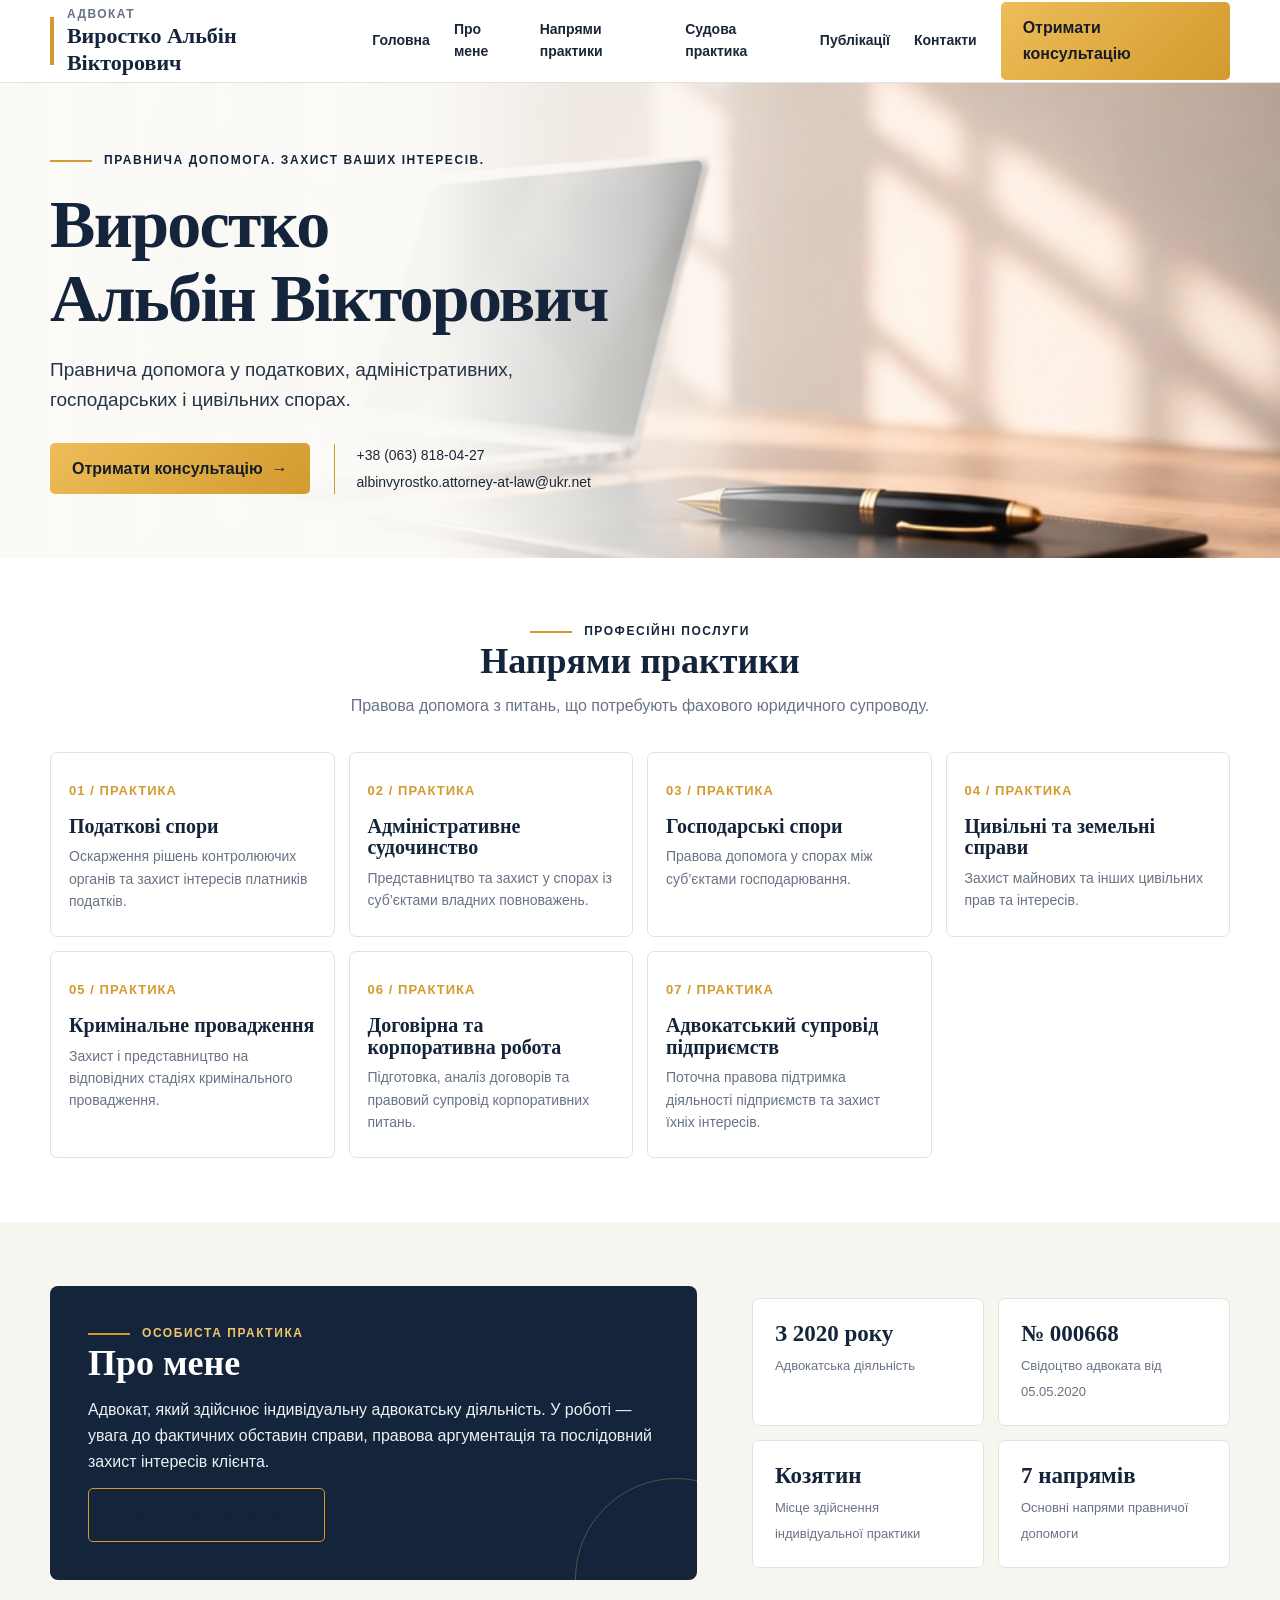
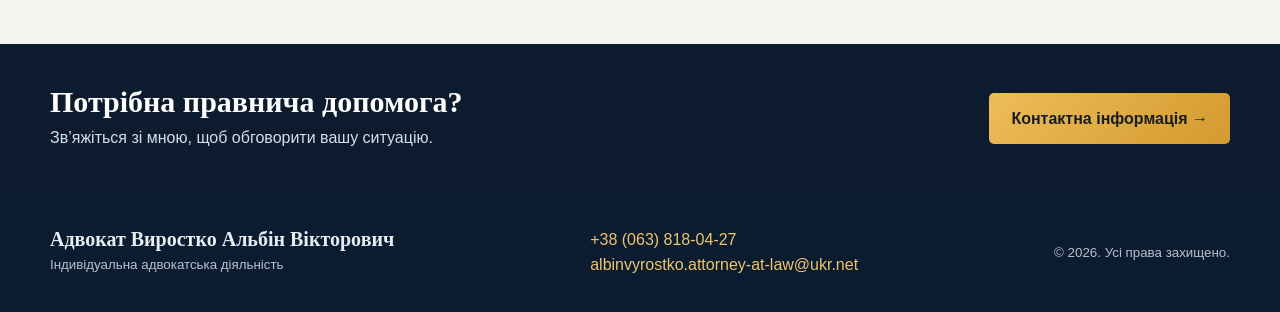
<file: index.html>
<!doctype html><html lang="uk"><head><meta charset="utf-8"><meta name="viewport" content="width=device-width, initial-scale=1"><meta name="description" content="Адвокат Виростко Альбін Вікторович. Правнича допомога у податкових, адміністративних, господарських і цивільних спорах."><title>Головна | Адвокат Виростко Альбін Вікторович</title><link rel="stylesheet" href="styles.css"></head><body>
<header><div class="wrap nav">
 <a class="brand" href="index.html"><span class="brand-mark"></span><span><small>Адвокат</small><strong>Виростко Альбін Вікторович</strong></span></a>
 <button class="menu-toggle" aria-label="Відкрити меню" aria-expanded="false">☰</button>
 <nav><a href="index.html">Головна</a><a href="about.html">Про мене</a><a href="practice.html">Напрями практики</a><a href="cases.html">Судова практика</a><a href="publications.html">Публікації</a><a href="contacts.html">Контакти</a></nav>
 <a class="btn" href="contacts.html">Отримати консультацію</a>
</div></header>

<main>
<section class="hero"><div class="wrap"><div class="hero-inner">
<div class="eyebrow">Правнича допомога. Захист ваших інтересів.</div>
<h1>Виростко<br>Альбін Вікторович</h1>
<p>Правнича допомога у податкових, адміністративних, господарських і цивільних спорах.</p>
<div class="hero-actions"><a class="btn" href="contacts.html">Отримати консультацію&nbsp; →</a>
<div class="contact-inline"><a href="tel:+380638180427">+38 (063) 818-04-27</a><a href="mailto:albinvyrostko.attorney-at-law@ukr.net">albinvyrostko.attorney-at-law@ukr.net</a></div></div>
</div></div></section>
<section class="section"><div class="wrap"><div class="section-head"><div class="eyebrow" style="justify-content:center">Професійні послуги</div><h2>Напрями практики</h2><p>Правова допомога з питань, що потребують фахового юридичного супроводу.</p></div>
<div class="practice-grid">
<a class="practice-card" href="practice.html#tax"><span class="num">01 / ПРАКТИКА</span><h3>Податкові спори</h3><p>Оскарження рішень контролюючих органів та захист інтересів платників податків.</p></a>
<a class="practice-card" href="practice.html#administrative"><span class="num">02 / ПРАКТИКА</span><h3>Адміністративне судочинство</h3><p>Представництво та захист у спорах із суб’єктами владних повноважень.</p></a>
<a class="practice-card" href="practice.html#commercial"><span class="num">03 / ПРАКТИКА</span><h3>Господарські спори</h3><p>Правова допомога у спорах між суб’єктами господарювання.</p></a>
<a class="practice-card" href="practice.html#civil"><span class="num">04 / ПРАКТИКА</span><h3>Цивільні та земельні справи</h3><p>Захист майнових та інших цивільних прав та інтересів.</p></a>
<a class="practice-card" href="practice.html#criminal"><span class="num">05 / ПРАКТИКА</span><h3>Кримінальне провадження</h3><p>Захист і представництво на відповідних стадіях кримінального провадження.</p></a>
<a class="practice-card" href="practice.html#contracts"><span class="num">06 / ПРАКТИКА</span><h3>Договірна та корпоративна робота</h3><p>Підготовка, аналіз договорів та правовий супровід корпоративних питань.</p></a>
<a class="practice-card" href="practice.html#business"><span class="num">07 / ПРАКТИКА</span><h3>Адвокатський супровід підприємств</h3><p>Поточна правова підтримка діяльності підприємств та захист їхніх інтересів.</p></a>
</div></div></section>
<section class="section alt"><div class="wrap about-grid">
<div class="about-panel"><div class="eyebrow" style="color:#f0c56c">Особиста практика</div><h2>Про мене</h2><p>Адвокат, який здійснює індивідуальну адвокатську діяльність. У роботі — увага до фактичних обставин справи, правова аргументація та послідовний захист інтересів клієнта.</p><a class="btn btn-outline" href="about.html">Детальніше про мене →</a></div>
<div class="facts"><div class="fact"><strong>З 2020 року</strong><span>Адвокатська діяльність</span></div><div class="fact"><strong>№ 000668</strong><span>Свідоцтво адвоката від 05.05.2020</span></div><div class="fact"><strong>Козятин</strong><span>Місце здійснення індивідуальної практики</span></div><div class="fact"><strong>7 напрямів</strong><span>Основні напрями правничої допомоги</span></div></div>
</div></section>
<section class="cta-band"><div class="wrap cta-row"><div><h2>Потрібна правнича допомога?</h2><p>Зв’яжіться зі мною, щоб обговорити вашу ситуацію.</p></div><a class="btn" href="contacts.html">Контактна інформація →</a></div></section>
</main>
<footer><div class="wrap footer-row"><div><div class="footer-brand">Адвокат Виростко Альбін Вікторович</div><small>Індивідуальна адвокатська діяльність</small></div>
<div><a href="tel:+380638180427">+38 (063) 818-04-27</a><br><a href="mailto:albinvyrostko.attorney-at-law@ukr.net">albinvyrostko.attorney-at-law@ukr.net</a></div><small>© 2026. Усі права захищено.</small></div></footer>
<script src="script.js"></script></body></html>
</file>
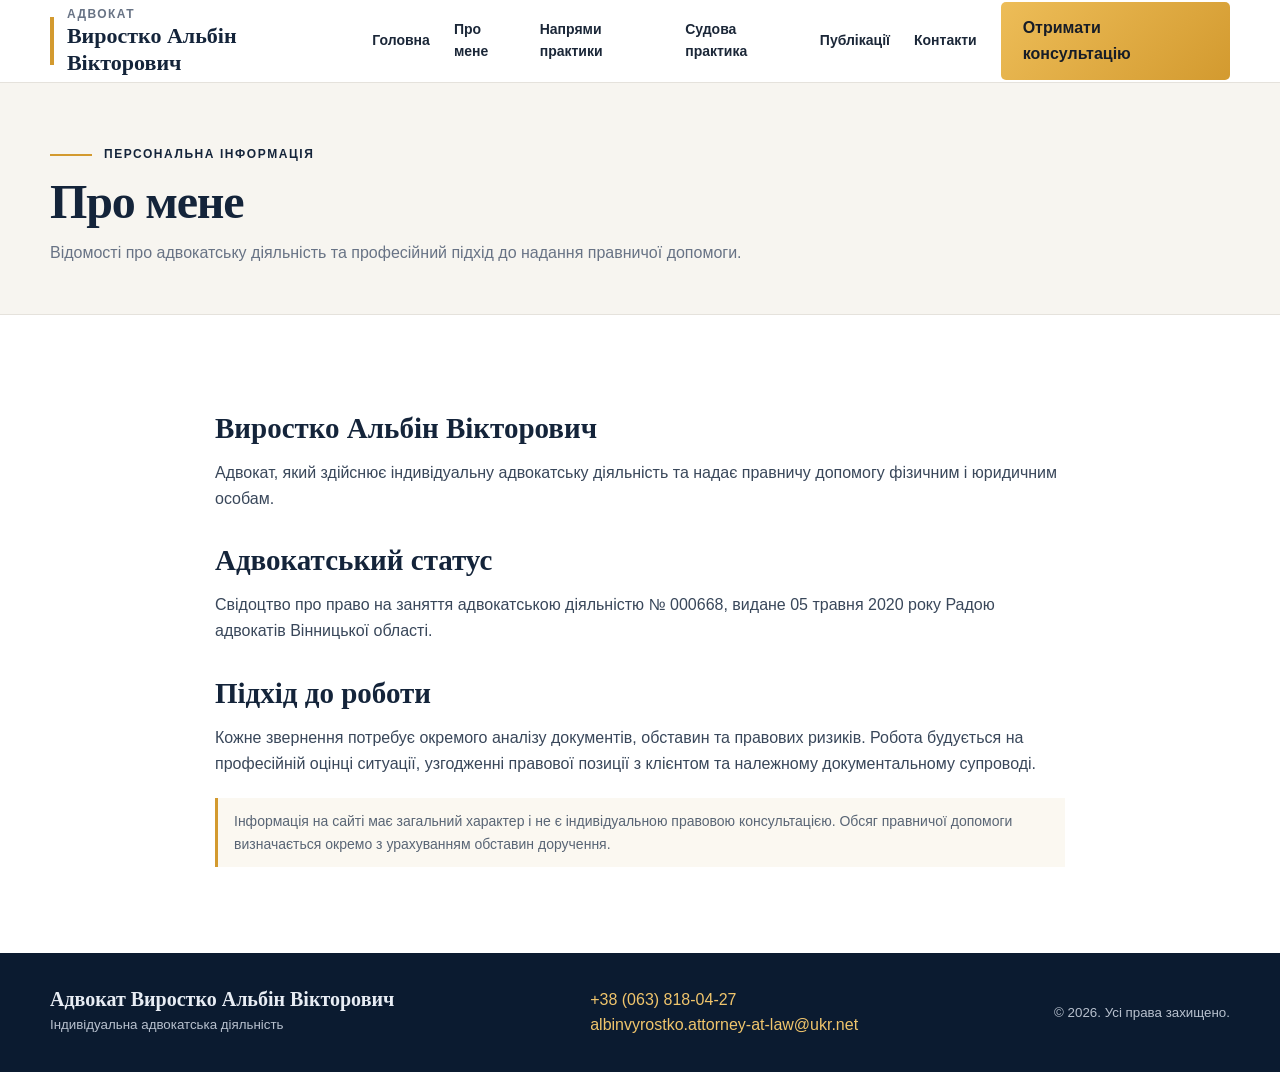
<file: about.html>
<!doctype html><html lang="uk"><head><meta charset="utf-8"><meta name="viewport" content="width=device-width, initial-scale=1"><meta name="description" content="Адвокат Виростко Альбін Вікторович. Правнича допомога у податкових, адміністративних, господарських і цивільних спорах."><title>Про мене | Адвокат Виростко Альбін Вікторович</title><link rel="stylesheet" href="styles.css"></head><body>
<header><div class="wrap nav">
 <a class="brand" href="index.html"><span class="brand-mark"></span><span><small>Адвокат</small><strong>Виростко Альбін Вікторович</strong></span></a>
 <button class="menu-toggle" aria-label="Відкрити меню" aria-expanded="false">☰</button>
 <nav><a href="index.html">Головна</a><a href="about.html">Про мене</a><a href="practice.html">Напрями практики</a><a href="cases.html">Судова практика</a><a href="publications.html">Публікації</a><a href="contacts.html">Контакти</a></nav>
 <a class="btn" href="contacts.html">Отримати консультацію</a>
</div></header>

<main><section class="page-hero"><div class="wrap"><div class="eyebrow">Персональна інформація</div><h1>Про мене</h1><p>Відомості про адвокатську діяльність та професійний підхід до надання правничої допомоги.</p></div></section>
<section class="section"><div class="wrap content">
<h2>Виростко Альбін Вікторович</h2>
<p>Адвокат, який здійснює індивідуальну адвокатську діяльність та надає правничу допомогу фізичним і юридичним особам.</p>
<h2>Адвокатський статус</h2><p>Свідоцтво про право на заняття адвокатською діяльністю № 000668, видане 05 травня 2020 року Радою адвокатів Вінницької області.</p>
<h2>Підхід до роботи</h2><p>Кожне звернення потребує окремого аналізу документів, обставин та правових ризиків. Робота будується на професійній оцінці ситуації, узгодженні правової позиції з клієнтом та належному документальному супроводі.</p>
<div class="note">Інформація на сайті має загальний характер і не є індивідуальною правовою консультацією. Обсяг правничої допомоги визначається окремо з урахуванням обставин доручення.</div>
</div></section></main>
<footer><div class="wrap footer-row"><div><div class="footer-brand">Адвокат Виростко Альбін Вікторович</div><small>Індивідуальна адвокатська діяльність</small></div>
<div><a href="tel:+380638180427">+38 (063) 818-04-27</a><br><a href="mailto:albinvyrostko.attorney-at-law@ukr.net">albinvyrostko.attorney-at-law@ukr.net</a></div><small>© 2026. Усі права захищено.</small></div></footer>
<script src="script.js"></script></body></html>
</file>
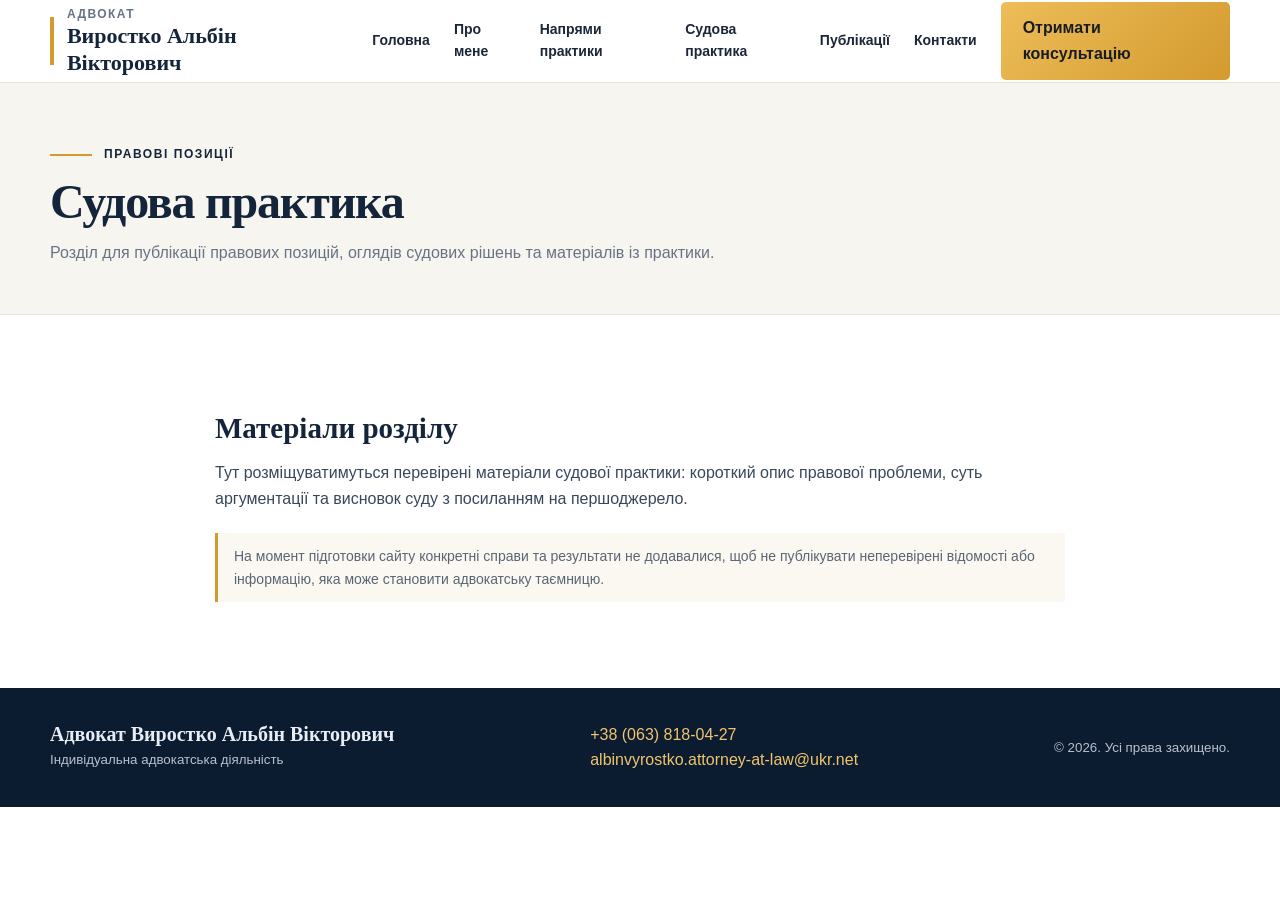
<file: cases.html>
<!doctype html><html lang="uk"><head><meta charset="utf-8"><meta name="viewport" content="width=device-width, initial-scale=1"><meta name="description" content="Адвокат Виростко Альбін Вікторович. Правнича допомога у податкових, адміністративних, господарських і цивільних спорах."><title>Судова практика | Адвокат Виростко Альбін Вікторович</title><link rel="stylesheet" href="styles.css"></head><body>
<header><div class="wrap nav">
 <a class="brand" href="index.html"><span class="brand-mark"></span><span><small>Адвокат</small><strong>Виростко Альбін Вікторович</strong></span></a>
 <button class="menu-toggle" aria-label="Відкрити меню" aria-expanded="false">☰</button>
 <nav><a href="index.html">Головна</a><a href="about.html">Про мене</a><a href="practice.html">Напрями практики</a><a href="cases.html">Судова практика</a><a href="publications.html">Публікації</a><a href="contacts.html">Контакти</a></nav>
 <a class="btn" href="contacts.html">Отримати консультацію</a>
</div></header>

<main><section class="page-hero"><div class="wrap"><div class="eyebrow">Правові позиції</div><h1>Судова практика</h1><p>Розділ для публікації правових позицій, оглядів судових рішень та матеріалів із практики.</p></div></section>
<section class="section"><div class="wrap content"><h2>Матеріали розділу</h2><p>Тут розміщуватимуться перевірені матеріали судової практики: короткий опис правової проблеми, суть аргументації та висновок суду з посиланням на першоджерело.</p><div class="note">На момент підготовки сайту конкретні справи та результати не додавалися, щоб не публікувати неперевірені відомості або інформацію, яка може становити адвокатську таємницю.</div></div></section></main>
<footer><div class="wrap footer-row"><div><div class="footer-brand">Адвокат Виростко Альбін Вікторович</div><small>Індивідуальна адвокатська діяльність</small></div>
<div><a href="tel:+380638180427">+38 (063) 818-04-27</a><br><a href="mailto:albinvyrostko.attorney-at-law@ukr.net">albinvyrostko.attorney-at-law@ukr.net</a></div><small>© 2026. Усі права захищено.</small></div></footer>
<script src="script.js"></script></body></html>
</file>
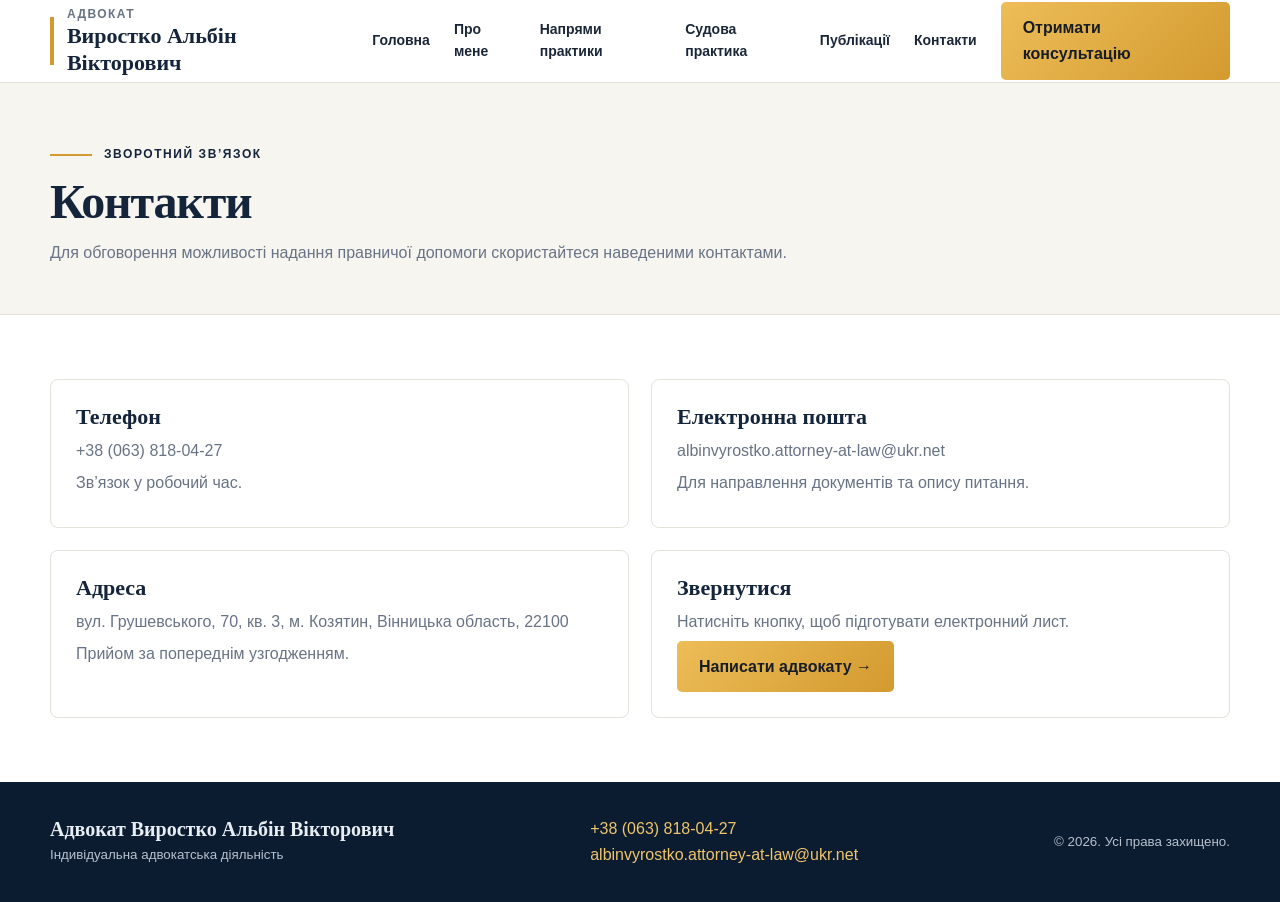
<file: contacts.html>
<!doctype html><html lang="uk"><head><meta charset="utf-8"><meta name="viewport" content="width=device-width, initial-scale=1"><meta name="description" content="Адвокат Виростко Альбін Вікторович. Правнича допомога у податкових, адміністративних, господарських і цивільних спорах."><title>Контакти | Адвокат Виростко Альбін Вікторович</title><link rel="stylesheet" href="styles.css"></head><body>
<header><div class="wrap nav">
 <a class="brand" href="index.html"><span class="brand-mark"></span><span><small>Адвокат</small><strong>Виростко Альбін Вікторович</strong></span></a>
 <button class="menu-toggle" aria-label="Відкрити меню" aria-expanded="false">☰</button>
 <nav><a href="index.html">Головна</a><a href="about.html">Про мене</a><a href="practice.html">Напрями практики</a><a href="cases.html">Судова практика</a><a href="publications.html">Публікації</a><a href="contacts.html">Контакти</a></nav>
 <a class="btn" href="contacts.html">Отримати консультацію</a>
</div></header>

<main><section class="page-hero"><div class="wrap"><div class="eyebrow">Зворотний зв’язок</div><h1>Контакти</h1><p>Для обговорення можливості надання правничої допомоги скористайтеся наведеними контактами.</p></div></section>
<section class="section"><div class="wrap contact-grid">
<div class="contact-card"><h3>Телефон</h3><p><a href="tel:+380638180427">+38 (063) 818-04-27</a></p><p>Зв’язок у робочий час.</p></div>
<div class="contact-card"><h3>Електронна пошта</h3><p><a href="mailto:albinvyrostko.attorney-at-law@ukr.net">albinvyrostko.attorney-at-law@ukr.net</a></p><p>Для направлення документів та опису питання.</p></div>
<div class="contact-card"><h3>Адреса</h3><p>вул. Грушевського, 70, кв. 3, м. Козятин, Вінницька область, 22100</p><p>Прийом за попереднім узгодженням.</p></div>
<div class="contact-card"><h3>Звернутися</h3><p>Натисніть кнопку, щоб підготувати електронний лист.</p><a class="btn" href="mailto:albinvyrostko.attorney-at-law@ukr.net?subject=%D0%97%D0%B2%D0%B5%D1%80%D0%BD%D0%B5%D0%BD%D0%BD%D1%8F%20%D0%B7%20%D1%81%D0%B0%D0%B9%D1%82%D1%83">Написати адвокату →</a></div>
</div></section></main>
<footer><div class="wrap footer-row"><div><div class="footer-brand">Адвокат Виростко Альбін Вікторович</div><small>Індивідуальна адвокатська діяльність</small></div>
<div><a href="tel:+380638180427">+38 (063) 818-04-27</a><br><a href="mailto:albinvyrostko.attorney-at-law@ukr.net">albinvyrostko.attorney-at-law@ukr.net</a></div><small>© 2026. Усі права захищено.</small></div></footer>
<script src="script.js"></script></body></html>
</file>
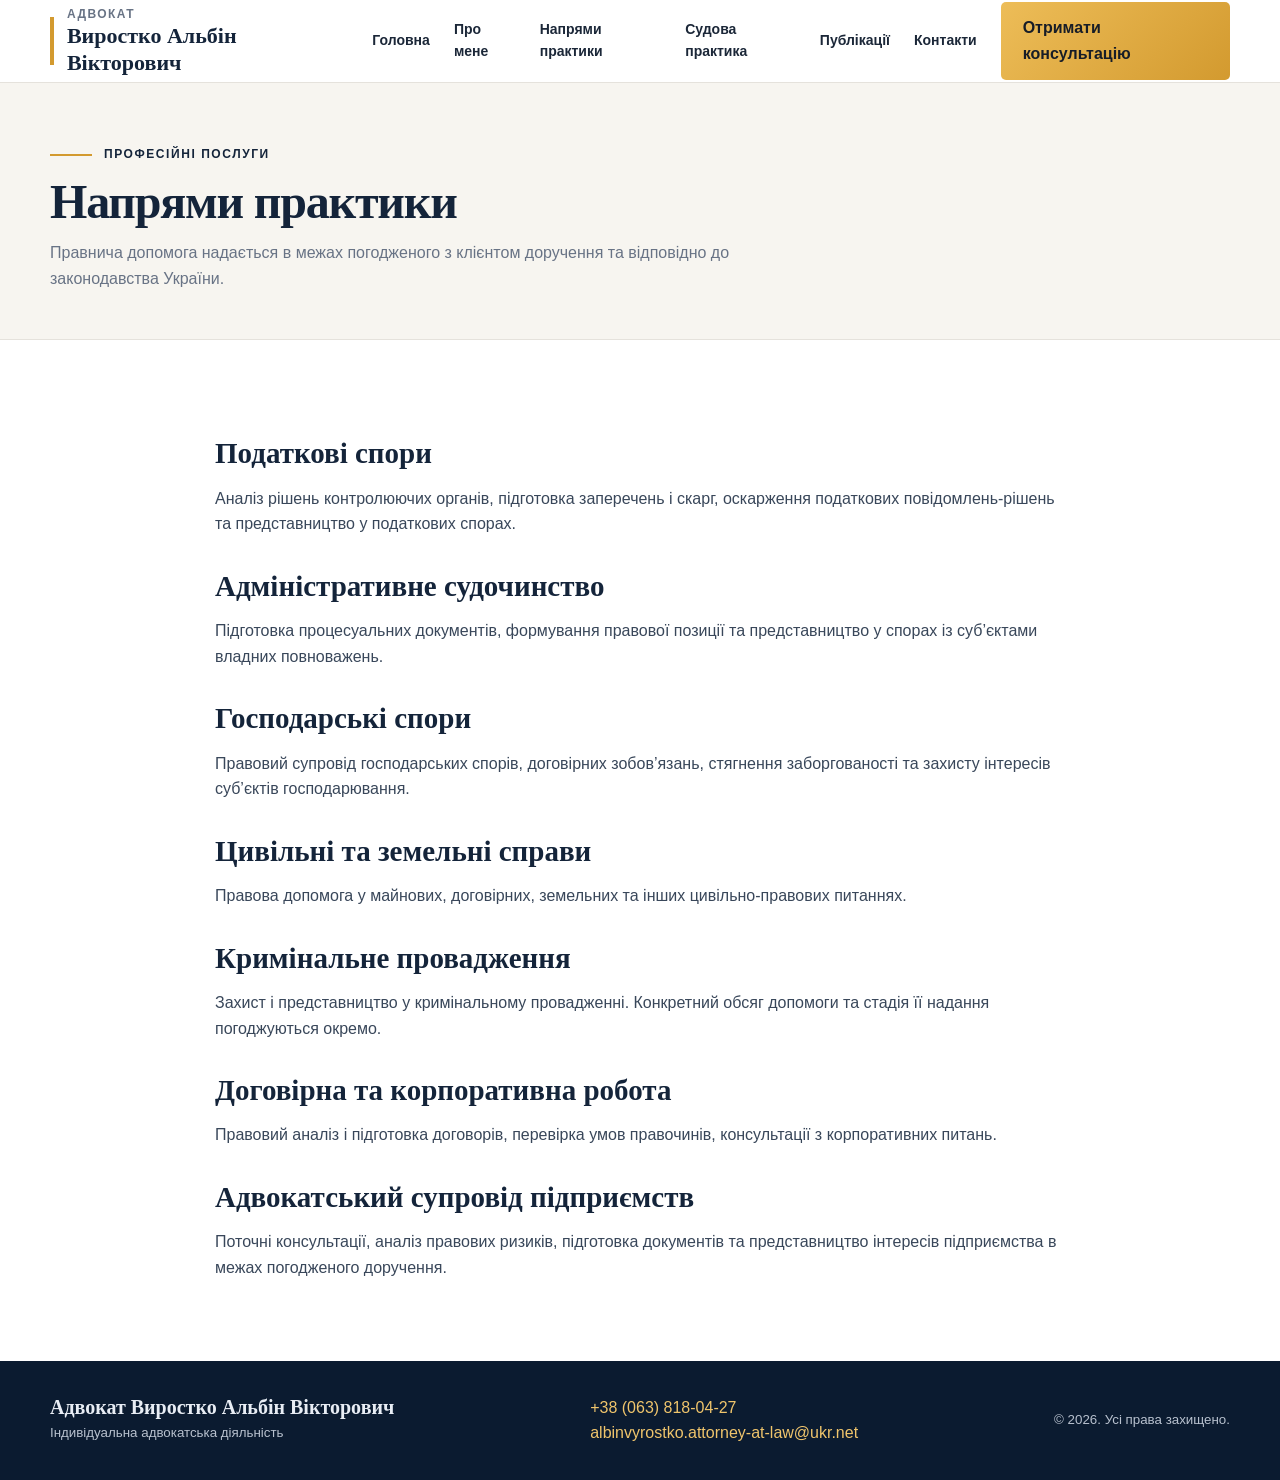
<file: practice.html>
<!doctype html><html lang="uk"><head><meta charset="utf-8"><meta name="viewport" content="width=device-width, initial-scale=1"><meta name="description" content="Адвокат Виростко Альбін Вікторович. Правнича допомога у податкових, адміністративних, господарських і цивільних спорах."><title>Напрями практики | Адвокат Виростко Альбін Вікторович</title><link rel="stylesheet" href="styles.css"></head><body>
<header><div class="wrap nav">
 <a class="brand" href="index.html"><span class="brand-mark"></span><span><small>Адвокат</small><strong>Виростко Альбін Вікторович</strong></span></a>
 <button class="menu-toggle" aria-label="Відкрити меню" aria-expanded="false">☰</button>
 <nav><a href="index.html">Головна</a><a href="about.html">Про мене</a><a href="practice.html">Напрями практики</a><a href="cases.html">Судова практика</a><a href="publications.html">Публікації</a><a href="contacts.html">Контакти</a></nav>
 <a class="btn" href="contacts.html">Отримати консультацію</a>
</div></header>

<main><section class="page-hero"><div class="wrap"><div class="eyebrow">Професійні послуги</div><h1>Напрями практики</h1><p>Правнича допомога надається в межах погодженого з клієнтом доручення та відповідно до законодавства України.</p></div></section>
<section class="section"><div class="wrap content">
<h2 id="tax">Податкові спори</h2><p>Аналіз рішень контролюючих органів, підготовка заперечень і скарг, оскарження податкових повідомлень-рішень та представництво у податкових спорах.</p>
<h2 id="administrative">Адміністративне судочинство</h2><p>Підготовка процесуальних документів, формування правової позиції та представництво у спорах із суб’єктами владних повноважень.</p>
<h2 id="commercial">Господарські спори</h2><p>Правовий супровід господарських спорів, договірних зобов’язань, стягнення заборгованості та захисту інтересів суб’єктів господарювання.</p>
<h2 id="civil">Цивільні та земельні справи</h2><p>Правова допомога у майнових, договірних, земельних та інших цивільно-правових питаннях.</p>
<h2 id="criminal">Кримінальне провадження</h2><p>Захист і представництво у кримінальному провадженні. Конкретний обсяг допомоги та стадія її надання погоджуються окремо.</p>
<h2 id="contracts">Договірна та корпоративна робота</h2><p>Правовий аналіз і підготовка договорів, перевірка умов правочинів, консультації з корпоративних питань.</p>
<h2 id="business">Адвокатський супровід підприємств</h2><p>Поточні консультації, аналіз правових ризиків, підготовка документів та представництво інтересів підприємства в межах погодженого доручення.</p>
</div></section></main>
<footer><div class="wrap footer-row"><div><div class="footer-brand">Адвокат Виростко Альбін Вікторович</div><small>Індивідуальна адвокатська діяльність</small></div>
<div><a href="tel:+380638180427">+38 (063) 818-04-27</a><br><a href="mailto:albinvyrostko.attorney-at-law@ukr.net">albinvyrostko.attorney-at-law@ukr.net</a></div><small>© 2026. Усі права захищено.</small></div></footer>
<script src="script.js"></script></body></html>
</file>
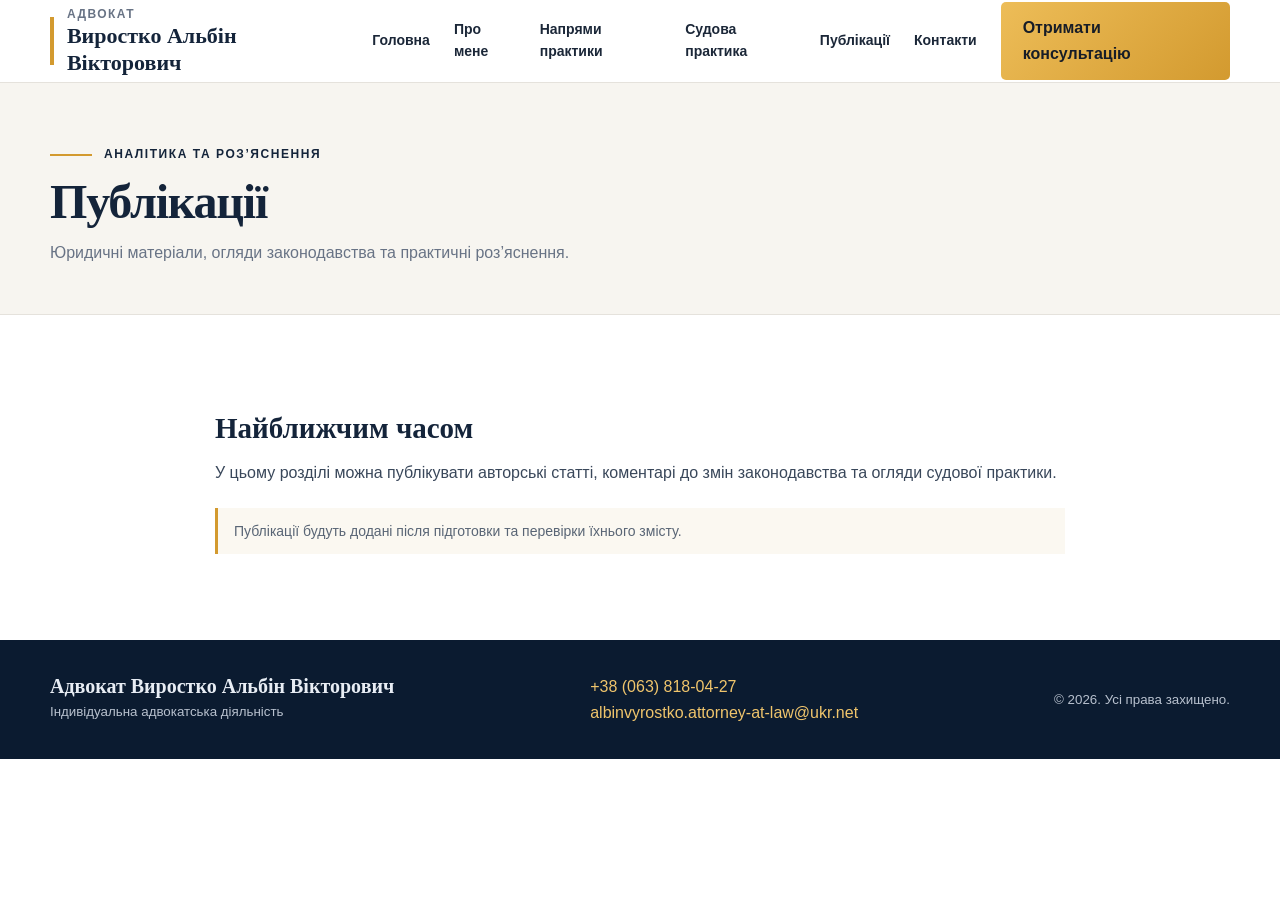
<file: publications.html>
<!doctype html><html lang="uk"><head><meta charset="utf-8"><meta name="viewport" content="width=device-width, initial-scale=1"><meta name="description" content="Адвокат Виростко Альбін Вікторович. Правнича допомога у податкових, адміністративних, господарських і цивільних спорах."><title>Публікації | Адвокат Виростко Альбін Вікторович</title><link rel="stylesheet" href="styles.css"></head><body>
<header><div class="wrap nav">
 <a class="brand" href="index.html"><span class="brand-mark"></span><span><small>Адвокат</small><strong>Виростко Альбін Вікторович</strong></span></a>
 <button class="menu-toggle" aria-label="Відкрити меню" aria-expanded="false">☰</button>
 <nav><a href="index.html">Головна</a><a href="about.html">Про мене</a><a href="practice.html">Напрями практики</a><a href="cases.html">Судова практика</a><a href="publications.html">Публікації</a><a href="contacts.html">Контакти</a></nav>
 <a class="btn" href="contacts.html">Отримати консультацію</a>
</div></header>

<main><section class="page-hero"><div class="wrap"><div class="eyebrow">Аналітика та роз’яснення</div><h1>Публікації</h1><p>Юридичні матеріали, огляди законодавства та практичні роз’яснення.</p></div></section>
<section class="section"><div class="wrap content"><h2>Найближчим часом</h2><p>У цьому розділі можна публікувати авторські статті, коментарі до змін законодавства та огляди судової практики.</p><div class="note">Публікації будуть додані після підготовки та перевірки їхнього змісту.</div></div></section></main>
<footer><div class="wrap footer-row"><div><div class="footer-brand">Адвокат Виростко Альбін Вікторович</div><small>Індивідуальна адвокатська діяльність</small></div>
<div><a href="tel:+380638180427">+38 (063) 818-04-27</a><br><a href="mailto:albinvyrostko.attorney-at-law@ukr.net">albinvyrostko.attorney-at-law@ukr.net</a></div><small>© 2026. Усі права захищено.</small></div></footer>
<script src="script.js"></script></body></html>
</file>
<file: styles.css>
:root{
 --navy:#14243a;--navy2:#0d1b2e;--gold:#d39a2f;--gold2:#edbd58;
 --cream:#f7f5f0;--paper:#fff;--ink:#1b2738;--muted:#687385;--line:#e5e2dc;
 --serif:Georgia,"Times New Roman",serif;--sans:Arial,Helvetica,sans-serif;
}
*{box-sizing:border-box}html{scroll-behavior:smooth}body{margin:0;color:var(--ink);font-family:var(--sans);line-height:1.6;background:#fff}
a{color:inherit;text-decoration:none}.wrap{width:min(1180px,calc(100% - 44px));margin:auto}
header{position:sticky;top:0;z-index:20;background:rgba(255,255,255,.96);backdrop-filter:blur(10px);border-bottom:1px solid var(--line)}
.nav{min-height:82px;display:flex;align-items:center;justify-content:space-between;gap:24px}
.brand{display:flex;align-items:center;gap:13px;min-width:270px}.brand-mark{width:4px;height:48px;background:var(--gold)}
.brand small{display:block;font-size:12px;letter-spacing:.12em;text-transform:uppercase;color:var(--muted);font-weight:700}
.brand strong{font:700 22px/1.12 var(--serif);color:var(--navy)}
nav{display:flex;align-items:center;gap:24px;font-size:14px;font-weight:600}nav a{padding:8px 0;border-bottom:2px solid transparent}nav a:hover,nav a.active{border-color:var(--gold)}
.btn{display:inline-flex;align-items:center;justify-content:center;gap:10px;background:linear-gradient(135deg,var(--gold2),var(--gold));color:#171d27;padding:13px 22px;border-radius:5px;font-weight:700;border:0;cursor:pointer;transition:.2s}
.btn:hover{transform:translateY(-2px);filter:brightness(1.03)}.btn-outline{background:transparent;border:1px solid var(--gold);color:var(--navy)}
.menu-toggle{display:none;background:none;border:0;font-size:26px;color:var(--navy)}
.hero{position:relative;min-height:440px;display:flex;align-items:center;overflow:hidden;background:linear-gradient(90deg,#fbfaf7 0%,rgba(251,250,247,.98) 34%,rgba(251,250,247,.76) 50%,rgba(251,250,247,.03) 73%),url('assets/hero-office.jpg') center right/cover no-repeat}
.hero-inner{padding:68px 0 64px;max-width:660px;position:relative}
.eyebrow{font-size:12px;font-weight:700;letter-spacing:.13em;text-transform:uppercase;color:var(--navy);display:flex;align-items:center;gap:12px}
.eyebrow:before{content:"";width:42px;height:2px;background:var(--gold)}
h1,h2,h3{font-family:var(--serif);color:var(--navy);line-height:1.08}h1{font-size:clamp(42px,6vw,68px);margin:18px 0 20px;letter-spacing:-.025em}
.hero p{font-size:19px;max-width:580px;margin:0 0 27px;color:#263449}
.hero-actions{display:flex;gap:24px;align-items:center;flex-wrap:wrap}
.contact-inline{border-left:1px solid var(--gold);padding-left:22px;display:grid;gap:5px;font-size:14px}
.section{padding:64px 0}.section.alt{background:var(--cream)}.section-head{text-align:center;margin:0 auto 34px}
.section-head h2{font-size:36px;margin:0 0 12px}.section-head p{color:var(--muted);margin:0}
.practice-grid{display:grid;grid-template-columns:repeat(4,1fr);gap:14px}
.practice-card{border:1px solid var(--line);border-radius:7px;padding:24px 18px;min-height:150px;background:#fff;transition:.2s}
.practice-card:hover{border-color:var(--gold);transform:translateY(-3px);box-shadow:0 12px 28px rgba(20,36,58,.07)}
.practice-card .num{font:700 13px var(--sans);color:var(--gold);letter-spacing:.08em}
.practice-card h3{font-size:20px;margin:13px 0 8px}.practice-card p{font-size:14px;color:var(--muted);margin:0}
.about-grid{display:grid;grid-template-columns:1.15fr .85fr;gap:55px;align-items:center}
.about-panel{background:var(--navy);color:#fff;padding:38px;border-radius:8px;position:relative;overflow:hidden}
.about-panel:after{content:"";position:absolute;width:200px;height:200px;border:1px solid rgba(237,189,88,.3);border-radius:50%;right:-80px;bottom:-100px}
.about-panel h2{color:#fff;font-size:36px;margin:0 0 15px}.about-panel p{color:#edf0f4;margin:0 0 14px}
.facts{display:grid;grid-template-columns:1fr 1fr;gap:14px}.fact{background:#fff;border:1px solid var(--line);padding:22px;border-radius:7px}
.fact strong{display:block;font:700 23px var(--serif);color:var(--navy);margin-bottom:5px}.fact span{font-size:13px;color:var(--muted)}
.cta-band{background:var(--navy2);color:#fff;padding:42px 0}.cta-row{display:flex;align-items:center;justify-content:space-between;gap:25px}.cta-row h2{color:#fff;font-size:30px;margin:0 0 7px}.cta-row p{margin:0;color:#d8dee7}
.page-hero{background:var(--cream);padding:62px 0 48px;border-bottom:1px solid var(--line)}.page-hero h1{font-size:48px;margin:12px 0}.page-hero p{color:var(--muted);max-width:760px;margin:0}
.content{max-width:850px}.content h2{font-size:29px;margin:34px 0 12px}.content p,.content li{font-size:16px;color:#39475a}.content ul{padding-left:22px}
.contact-grid{display:grid;grid-template-columns:1fr 1fr;gap:22px}.contact-card{border:1px solid var(--line);border-radius:8px;padding:25px;background:#fff}.contact-card h3{margin:0 0 10px;font-size:22px}.contact-card p{margin:6px 0;color:var(--muted)}
.article-list{display:grid;gap:14px}.article-item{border:1px solid var(--line);border-radius:7px;padding:20px 22px}.article-item h3{margin:0 0 7px;font-size:21px}.article-item p{margin:0;color:var(--muted);font-size:14px}
footer{background:#0b1b30;color:#e8edf4;padding:34px 0}.footer-row{display:flex;justify-content:space-between;gap:25px;align-items:center}.footer-brand{font:700 20px var(--serif)}footer small{color:#b8c1ce}footer a{color:#f0c56c}
.note{border-left:3px solid var(--gold);padding:12px 16px;background:#fbf8f1;color:#596575;font-size:14px;margin:22px 0}
@media(max-width:980px){nav{gap:13px;font-size:13px}.brand strong{font-size:19px}.nav>.btn{display:none}.practice-grid{grid-template-columns:repeat(2,1fr)}}
@media(max-width:720px){.wrap{width:min(100% - 30px,600px)}.nav{min-height:70px}.menu-toggle{display:block}nav{display:none;position:absolute;top:70px;left:0;right:0;background:#fff;padding:14px 22px 22px;box-shadow:0 12px 20px #14243a18;flex-direction:column;align-items:flex-start}nav.open{display:flex}.brand{min-width:0}.brand strong{font-size:17px}.brand small{font-size:10px}.hero{min-height:540px;background:linear-gradient(180deg,rgba(251,250,247,.98) 0%,rgba(251,250,247,.92) 53%,rgba(251,250,247,.15) 100%),url('assets/hero-office.jpg') center/cover no-repeat}.hero-inner{padding:54px 0}.hero p{font-size:17px}.contact-inline{border-left:0;border-top:1px solid var(--gold);padding:13px 0 0}.section{padding:48px 0}.section-head h2{font-size:30px}.practice-grid{grid-template-columns:1fr}.practice-card{min-height:0}.about-grid,.contact-grid{grid-template-columns:1fr;gap:20px}.about-panel{padding:28px}.facts{grid-template-columns:1fr 1fr}.cta-row,.footer-row{align-items:flex-start;flex-direction:column}.page-hero{padding:45px 0 35px}.page-hero h1{font-size:38px}}
</file>
